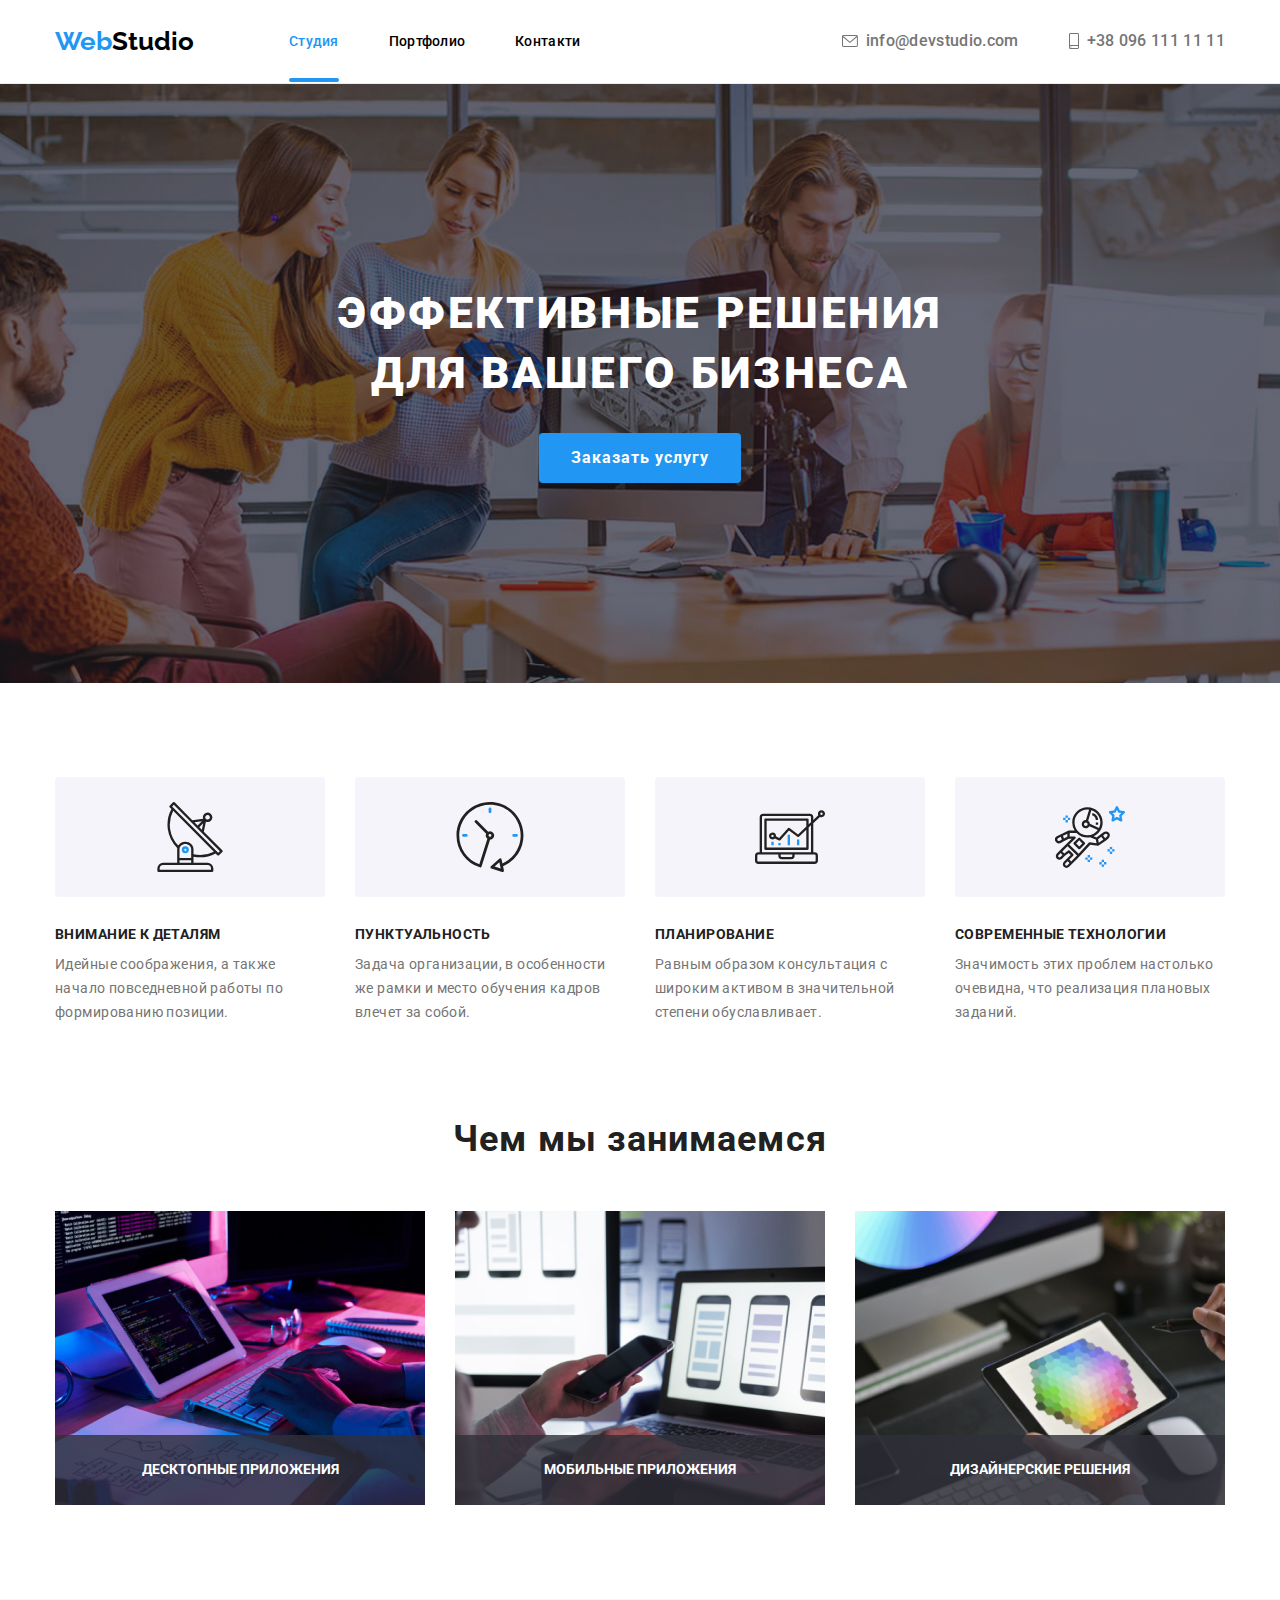
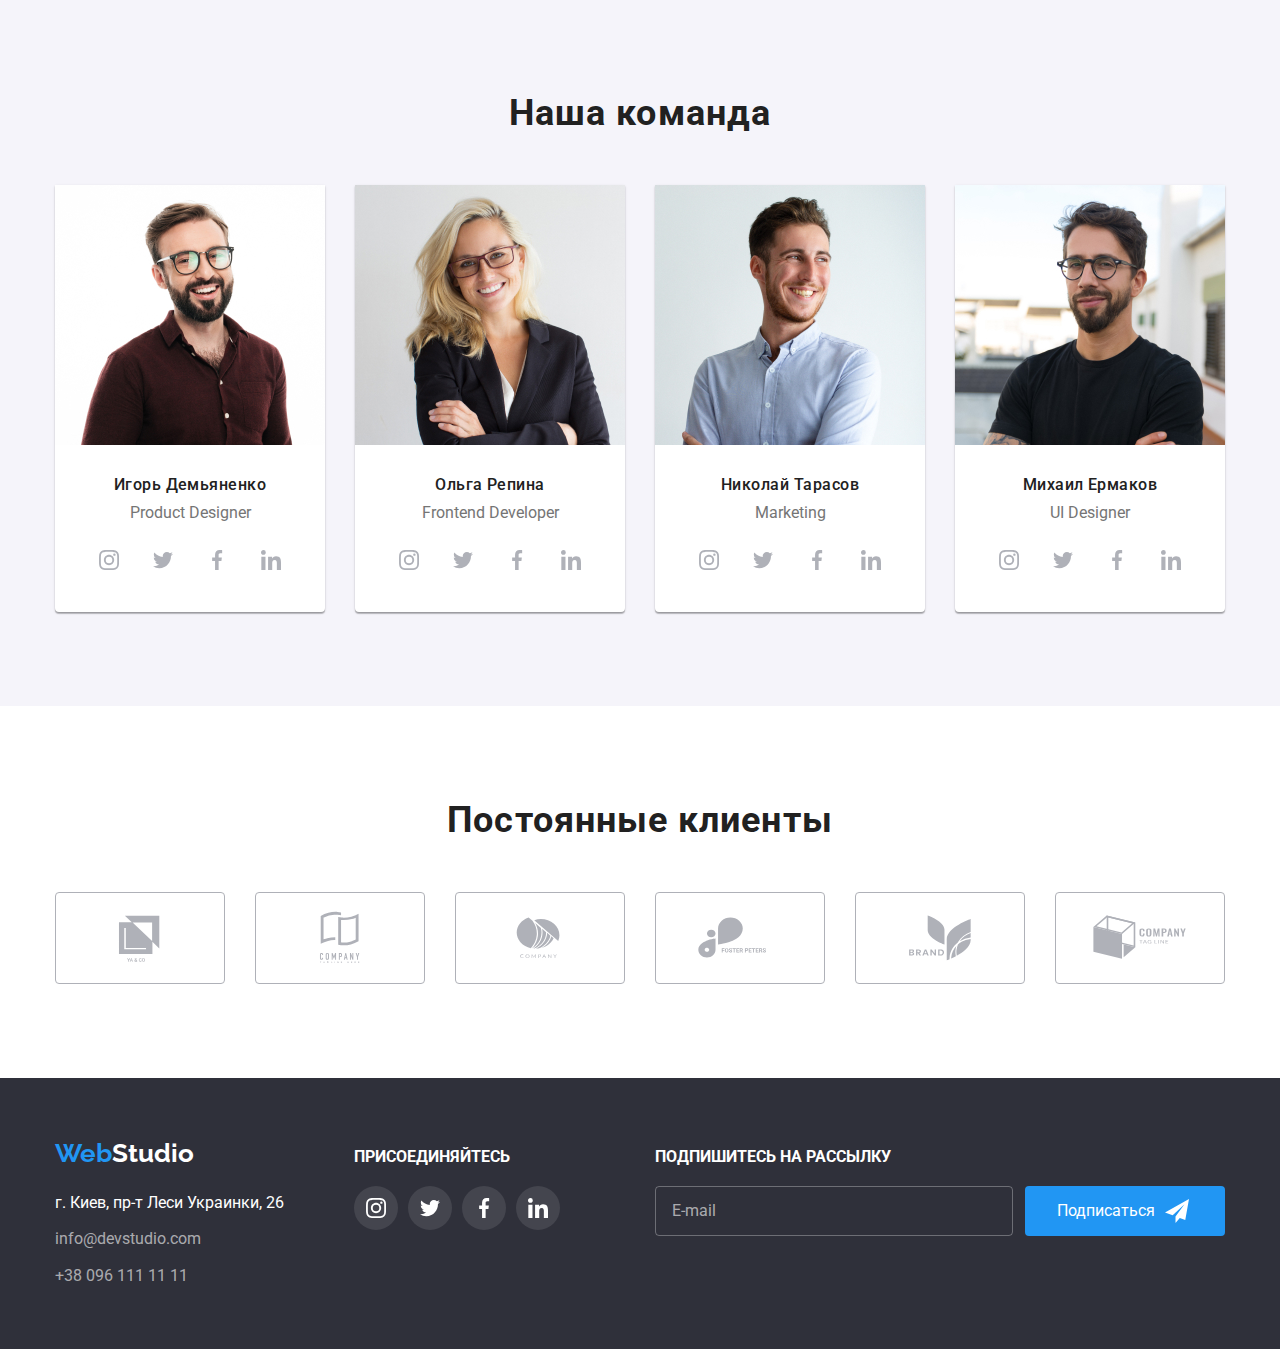
<file: index.html>
<!DOCTYPE html>
<html lang="ru">

<head>
    <meta charset="UTF-8">
    <meta http-equiv="X-UA-Compatible" content="IE=edge">
    <meta name="viewport" content="width=device-width, initial-scale=1.0">


    <link rel="preconnect" href="https://fonts.googleapis.com">
    <link rel="preconnect" href="https://fonts.gstatic.com" crossorigin>
    <link rel="preconnect" href="https://fonts.googleapis.com">
    <link rel="preconnect" href="https://fonts.gstatic.com" crossorigin>
    <link
        href="https://fonts.googleapis.com/css2?family=Raleway:wght@700&family=Roboto:wght@400;500;700;900&display=swap"
        rel="stylesheet">
    <link rel="preconnect" href="https://fonts.gstatic.com">
    <link rel="stylesheet"
        href="https://cdnjs.cloudflare.com/ajax/libs/modern-normalize/1.0.0/modern-normalize.min.css" />
    <link rel="stylesheet" href="./css/main.min.css">
    <title>HW8</title>
</head>


<body>
    <!--хедер-->
    <header class="page-header">
        <div class="container page-header__container">
            <a class="logo" href="/index.html"><span class="logo__accent">Web</span>Studio</a>
            <button type="button" class="menu-button" aria-expanded="false" aria-controls="menu-container"
                data-menu-button>
                <svg width="40px" height="40px" aria-label="Переключатель мобильного меню">
                    <use class="icon-menu" href="./images/icons/symbol-defs.svg#icon-menu">
                    </use>
                    <use class="icon-cross" href="./images/icons/symbol-defs.svg#icon-close">
                    </use>
                </svg>
            </button>
            <div class="menu-container" id="menu-container" data-menu>
                <nav class="site-nav">
                    <ul class="site-nav__list">
                        <li class="site-nav__item"><a class="site-nav__link site-nav__link--current"
                                href="./index.html">Студия</a></li>
                        <li class="site-nav__item"><a class="site-nav__link" href="./portfolio.html">Портфолио</a></li>
                        <li class="site-nav__item"><a class="site-nav__link" href="">Контакти</a></li>
                    </ul>
                </nav>
                <ul class="contacts">
                    <li class="contacts__item">
                        <a class="contacts__link contacts__link--accent" href="tel:+380961111111">
                            <svg class="contacts__icon contacts__icon--thin">
                                <use href="./images/icons/symbol-defs.svg#icon-smartphone-1"></use>
                            </svg>
                            +38&nbsp;096&nbsp;111&nbsp;11&nbsp;11
                        </a>
                    </li>
                    <li class="contacts__item">
                        <a class="contacts__link" href="mailto:info@devstudio.com">
                            <svg class="contacts__icon contacts__icon--wide">
                                <use href="./images/icons/symbol-defs.svg#icon-envelope"></use>
                            </svg>
                            info@devstudio.com
                        </a>
                    </li>
                </ul>
                <ul class="menu-social">
                    <li class="menu-social__item">
                        <a class="menu-social__link" href="">Instagram</a>
                    </li>
                    <li class="menu-social__item">
                        <a class="menu-social__link" href="">Twitter</a>
                    </li>
                    <li class="menu-social__item">
                        <a class="menu-social__link" href="">Facebook</a>
                    </li>
                    <li class="menu-social__item">
                        <a class="menu-social__link" href="">LinkedIn</a>
                    </li>
                </ul>
            </div>
        </div>
    </header>
    <!--MAIN-->
    <main>




        <!-- hero section-->




        <section class="hero">
            <div class="container hero__container">

                <h1 class="hero__title">Эффективные решения для вашего бизнеса</h1>
                <button type="button" class="btn hero__btn" data-modal-open>Заказать услугу</button>
            </div>
        </section>
        <!---section2 -->
        <section class="section">
            <div class="container">
                <h2 class="section__title visually-hidden">Наши сильные стороны</h2>
                <ul class="about">
                    <li class="about__item">
                        <div class="about__wrap">
                            <svg class="about__icon">
                                <use href="./images/icons/symbol-defs.svg#icon-antenna" width="70px" height="70px">
                                </use>
                            </svg>
                        </div>

                        <h3 class="about__title">Внимание к деталям</h3>
                        <p class="about__text">Идейные соображения, а также начало повседневной работы по
                            формированию позиции.
                        </p>
                    </li>
                    <li class="about__item ">
                        <div class="about__wrap">
                            <svg class="about__icon">
                                <use href="./images/icons/symbol-defs.svg#icon-clock" width="70px" height="70px">
                                </use>
                            </svg>
                        </div>
                        <h3 class="about__title">Пунктуальность</h3>
                        <p class="about__text">Задача организации, в особенности же рамки и место обучения кадров
                            влечет за
                            собой.</p>
                    </li>

                    <li class="about__item ">
                        <div class="about__wrap">
                            <svg class="about__icon">
                                <use href="./images/icons/symbol-defs.svg#icon-diagram" width="70px" height="70px">
                                </use>
                            </svg>
                        </div>
                        <h3 class="about__title">Планирование</h3>
                        <p class="about__text">Равным образом консультация с широким активом в значительной степени
                            обуславливает.</p>
                    </li>

                    <li class="about__item ">
                        <div class="about__wrap">
                            <svg class="about__icon">
                                <use href="./images/icons/symbol-defs.svg#icon-astronaut" width="70px" height="70px">
                                </use>
                            </svg>
                        </div>
                        <h3 class="about__title">Современные технологии</h3>
                        <p class="about__text">Значимость этих проблем настолько очевидна, что реализация плановых
                            заданий.</p>
                    </li>

                </ul>
            </div>
        </section>




        <!--section3-->





        <section class="section section--nopadingtop">
            <div class="container">
                <h2 class="section__title">Чем мы занимаемся</h2>
                <ul class="work">
                    <li class="work__item">
                        <div class="work__overflow">
                            <picture>
                                <source srcset="./images/work/work-desk1.jpg 1x, ./images/work/work-desk1@2x.jpg 2x"
                                    media="(min-width: 1200px)" />
                                <img class="card-list__img" src="./images/work/work-desk1.jpg"
                                    alt="человек верстает код">
                            </picture>
                            <!-- <img src="./images/box1.jpg" width="370" alt="человек верстает код"> -->
                            <p class="work__text">десктопные приложения</p>

                        </div>

                    </li>

                    <li class="work__item">
                        <div class="work__overflow">
                            <picture>
                                <source srcset="./images/work/work-desk2.jpg 1x, ./images/work/work-desk2@2x.jpg 2x"
                                    media="(min-width: 1200px)" />
                                <img class="card-list__img" src="./images/work/work-desk2.jpg"
                                    alt="мобильные приложения">
                            </picture>
                            <p class="work__text">мобильные приложения</p>
                        </div>


                    </li>

                    <li class="work__item ">
                        <div class="work__overflow">
                            <picture>
                                <source srcset="./images/work/work-desk3.jpg 1x, ./images/work/work-desk3@2x.jpg 2x"
                                    media="(min-width: 1200px)" />
                                <img class="card-list__img" src="./images/work/work-desk3.jpg" alt="палитра цветов">
                            </picture>
                            <p class="work__text">дизайнерские решения</p>
                        </div>
                    </li>
                </ul>
            </div>
        </section>
        <!--section4-->
        <section class="section section--anotherbg">
            <div class="container">
                <h2 class="section__title">Наша команда</h2>
                <ul class="comand">
                    <li class="comand__item">
                        <picture>
                            <source srcset="./images/comand/com-desk1.jpg 1x, ./images/comand/com-desk1@2x.jpg 2x"
                                media="(min-width: 1200px)" />
                            <source srcset="./images/comand/com-tab1.jpg 1x, ./images/comand/com-tab1@2x.jpg 2x"
                                media="(min-width: 768px)" />
                            <source srcset="./images/comand/com-mob1.jpg 1x, ./images/comand/com-mob1@2x.jpg 2x" />
                            <img class="card-list__img" src="./images/comand/com-mob1.jpg" alt="фото Игоря Демьяненко">
                        </picture>
                        <!-- <img src="./images/img1.jpg" width="270" alt="фото Ольги Репиной"> -->
                        <div class="comand__card">
                            <h3 class="comand__title">Игорь Демьяненко</h3>
                            <p class="comand__text">Product Designer</p>
                            <ul class="social">
                                <li class="social__item">
                                    <a href="" class="social__link">
                                        <svg class="social__icon" width="20px" height="20px">
                                            <use href="./images/icons/symbol-defs.svg#icon-instagram"></use>
                                        </svg></a>
                                </li>
                                <li class="social__item">
                                    <a href="" class="social__link">
                                        <svg class="social__icon" width="20px" height="20px">
                                            <use href="./images/icons/symbol-defs.svg#icon-twitter"></use>
                                        </svg></a>
                                </li>
                                <li class="social__item">
                                    <a href="" class="social__link">
                                        <svg class="social__icon" width="20px" height="20px">
                                            <use href="./images/icons/symbol-defs.svg#icon-facebook"></use>
                                        </svg></a>
                                </li>
                                <li class="social__item">
                                    <a href="" class="social__link">
                                        <svg class="social__icon" width="20px" height="20px">
                                            <use href="./images/icons/symbol-defs.svg#icon-linkedin"></use>
                                        </svg></a>
                                </li>

                            </ul>

                        </div>
                    </li>

                    <li class="comand__item">
                        <picture>
                            <source srcset="./images/comand/com-desk2.jpg 1x, ./images/comand/com-desk2@2x.jpg 2x"
                                media="(min-width: 1200px)" />
                            <source srcset="./images/comand/com-tab2.jpg 1x, ./images/comand/com-tab2@2x.jpg 2x"
                                media="(min-width: 768px)" />
                            <source srcset="./images/comand/com-mob2.jpg 1x, ./images/comand/com-mob2@2x.jpg 2x" />
                            <img class="card-list__img" src="./images/comand/com-mob2.jpg" alt="фото Ольги Репиной">
                        </picture>
                        <!-- <img src="./images/img2.jpg" width="270" alt="фото Ольги Репиной"> -->
                        <div class="comand__card">
                            <h3 class=" comand__title">Ольга Репина</h3>
                            <p class=" comand__text">Frontend Developer</p>

                            <div class="soccontact">
                                <ul class="social">
                                    <li class="social__item">
                                        <a href="" class="social__link">
                                            <svg class="social__icon" width="20px" height="20px">
                                                <use href="./images/icons/symbol-defs.svg#icon-instagram"></use>
                                            </svg></a>
                                    </li>
                                    <li class="social__item">
                                        <a href="" class="social__link">
                                            <svg class="social__icon" width="20px" height="20px">
                                                <use href="./images/icons/symbol-defs.svg#icon-twitter"></use>
                                            </svg></a>
                                    </li>
                                    <li class="social__item">
                                        <a href="" class="social__link">
                                            <svg class="social__icon" width="20px" height="20px">
                                                <use href="./images/icons/symbol-defs.svg#icon-facebook"></use>
                                            </svg></a>
                                    </li>
                                    <li class="social__item">
                                        <a href="" class="social__link">
                                            <svg class="social__icon" width="20px" height="20px">
                                                <use href="./images/icons/symbol-defs.svg#icon-linkedin"></use>
                                            </svg></a>
                                    </li>

                                </ul>

                            </div>
                        </div>
                    </li>

                    <li class="comand__item item">
                        <picture>
                            <source srcset="./images/comand/com-desk3.jpg 1x, ./images/comand/com-desk3@2x.jpg 2x"
                                media="(min-width: 1200px)" />
                            <source srcset="./images/comand/com-tab3.jpg 1x, ./images/comand/com-tab3@2x.jpg 2x"
                                media="(min-width: 768px)" />
                            <source srcset="./images/comand/com-mob3.jpg 1x, ./images/comand/com-mob3@2x.jpg 2x" />
                            <img class="card-list__img" src="./images/comand/com-mob3.jpg" alt="фото Николая Тарасова">
                        </picture>


                        <div class="comand__card">
                            <h3 class=" comand__title">Николай Тарасов</h3>
                            <p class="comand__text">Marketing</p>

                            <div class="soccontact">
                                <ul class="social">
                                    <li class="social__item">
                                        <a href="" class="social__link">
                                            <svg class="social__icon" width="20px" height="20px">
                                                <use href="./images/icons/symbol-defs.svg#icon-instagram"></use>
                                            </svg></a>
                                    </li>
                                    <li class="social__item">
                                        <a href="" class="social__link">
                                            <svg class="social__icon" width="20px" height="20px">
                                                <use href="./images/icons/symbol-defs.svg#icon-twitter"></use>
                                            </svg></a>
                                    </li>
                                    <li class="social__item">
                                        <a href="" class="social__link">
                                            <svg class="social__icon" width="20px" height="20px">
                                                <use href="./images/icons/symbol-defs.svg#icon-facebook"></use>
                                            </svg></a>
                                    </li>
                                    <li class="social__item">
                                        <a href="" class="social__link">
                                            <svg class="social__icon" width="20px" height="20px">
                                                <use href="./images/icons/symbol-defs.svg#icon-linkedin"></use>
                                            </svg></a>
                                    </li>

                                </ul>

                            </div>
                        </div>
                    </li>

                    <li class="comand__item item">
                        <picture>
                            <source srcset="./images/comand/com-desk4.jpg 1x, ./images/comand/com-desk4@2x.jpg 2x"
                                media="(min-width: 1200px)" />
                            <source srcset="./images/comand/com-tab4.jpg 1x, ./images/comand/com-tab4@2x.jpg 2x"
                                media="(min-width: 768px)" />
                            <source srcset="./images/comand/com-mob4.jpg 1x, ./images/comand/com-mob4@2x.jpg 2x" />
                            <img class="card-list__img" src="./images/comand/com-mob4.jpg" alt="фото Михаила Ефремова">
                        </picture>


                        <div class="comand__card">
                            <h3 class="comand__title">Михаил Ермаков</h3>
                            <p class="comand__text">UI Designer</p>

                            <div class="soccontact">
                                <ul class="social">
                                    <li class="social__item">
                                        <a href="" class="social__link">
                                            <svg class="social__icon" width="20px" height="20px">
                                                <use href="./images/icons/symbol-defs.svg#icon-instagram"></use>
                                            </svg></a>
                                    </li>
                                    <li class="social__item">
                                        <a href="" class="social__link">
                                            <svg class="social__icon" width="20px" height="20px">
                                                <use href="./images/icons/symbol-defs.svg#icon-twitter"></use>
                                            </svg></a>
                                    </li>
                                    <li class="social__item">
                                        <a href="" class="social__link">
                                            <svg class="social__icon" width="20px" height="20px">
                                                <use href="./images/icons/symbol-defs.svg#icon-facebook"></use>
                                            </svg></a>
                                    </li>
                                    <li class="social__item">
                                        <a href="" class="social__link">
                                            <svg class="social__icon" width="20px" height="20px">
                                                <use href="./images/icons/symbol-defs.svg#icon-linkedin"></use>
                                            </svg></a>
                                    </li>

                                </ul>

                            </div>
                        </div>
                    </li>
                </ul>
            </div>
        </section>



        <!--/////////////////////section client///////////////////////////////////////////////////-->


        <section class="section">
            <div class="container">
                <h2 class="section__title">Постоянные клиенты</h2>


                <ul class="client">
                    <li class="client__item">
                        <a href="" class="client__link">
                            <svg class="client__icon">
                                <use href="./images/icons/symbol-defs.svg#icon-Logo"></use>
                            </svg>
                        </a>

                    </li>
                    <li class="client__item">

                        <a href="" class="client__link">
                            <svg class="client__icon" width="41px" height="48px">
                                <use href="./images/icons/symbol-defs.svg#icon-Logo-1"></use>
                            </svg>
                        </a>

                    </li>
                    <li class="client__item">

                        <a href="" class="client__link">

                            <svg class="client__icon" width="41px" height="48px">
                                <use href="./images/icons/symbol-defs.svg#icon-Logo-2"></use>
                            </svg>

                        </a>

                    </li>
                    <li class="client__item">

                        <a href="" class="client__link">

                            <svg class="client__icon" width="41px" height="48px">
                                <use href="./images/icons/symbol-defs.svg#icon-Logo-3"></use>
                            </svg>

                        </a>

                    </li>
                    <li class="client__item">

                        <a href="" class="client__link">

                            <svg class="client__icon" width="41px" height="48px">
                                <use href="./images/icons/symbol-defs.svg#icon-Logo-4"></use>
                            </svg>

                        </a>

                    </li>
                    <li class="client__item">

                        <a href="" class="client__link">

                            <svg class="client__icon" width="41px" height="48px">
                                <use href="./images/icons/symbol-defs.svg#icon-Logo-5"></use>
                            </svg>

                        </a>

                    </li>
                </ul>
            </div>

        </section>
    </main>


    <!-- Footer -->


    <footer class="page-footer">
        <div class="container page-footer__container">
            <div class="page-footer__wrapper">
                <div class="address-box">
                    <a class="logo logo--inverse" href="/index.html"><span class="logo__accent">Web</span>Studio</a>
                    <address>
                        <ul class="address-list">
                            <li class="address-list__item"><a class="address-list__link address-list__link--white"
                                    href="https://goo.gl/maps/EmyLXJzECyn6TELp9" target="blank">г. Киев, пр-т
                                    Леси Украинки,
                                    26</a></li>
                            <li class="address-list__item"><a class="address-list__link"
                                    href="mailto:info@devstudio.com">info@devstudio.com</a></li>
                            <li class="address-list__item"><a class="address-list__link" href="tel:+380961111111">+38
                                    096
                                    111 11 11</a>
                            </li>
                        </ul>
                    </address>
                </div>

                <div class="join-box">
                    <p class="join-box__text">присоединяйтесь</p>
                    <ul class="social">
                        <li class="social__item">
                            <a href="" class="social__link social__link--anotherbg">
                                <svg class="social__icon--white" width="20px" height="20px">
                                    <use href="./images/icons/symbol-defs.svg#icon-instagram"></use>
                                </svg></a>
                        </li>
                        <li class="social__item">
                            <a href="" class="social__link social__link--anotherbg">
                                <svg class="social__icon social__icon--white" width="20px" height="20px">
                                    <use href="./images/icons/symbol-defs.svg#icon-twitter"></use>
                                </svg></a>
                        </li>
                        <li class="social__item">
                            <a href="" class="social__link social__link--anotherbg">
                                <svg class="social__icon social__icon--white" width="20px" height="20px">
                                    <use href="./images/icons/symbol-defs.svg#icon-facebook"></use>
                                </svg></a>
                        </li>
                        <li class="social__item">
                            <a href="" class="social__link social__link--anotherbg">
                                <svg class="social__icon social__icon--white" width="20px" height="20px">
                                    <use href="./images/icons/symbol-defs.svg#icon-linkedin"></use>
                                </svg></a>
                        </li>

                    </ul>
                </div>
            </div>
            <div class="subscribe-box">
                <strong class="subscribe-box__text">Подпишитесь на рассылку</strong>
                <div class="subscribe-row">
                    <form class="subscribe-form">
                        <label class="subscribe-form__label">
                            <input class="subscribe-form__input" type="email" name="mail" placeholder="E-mail">
                        </label>
                    </form>
                    <button class="btn button--flex" type="button">
                        Подписаться
                        <svg class="button__icon" width="24px" height="24px">
                            <use href="./images/icons/symbol-defs.svg#icon-send"></use>
                        </svg>
                    </button>
                </div>
            </div>
        </div>
    </footer>






    <!--backdrop section-->

    <div class="backdrop is-hidden" data-modal>
        <div class="modal ">
            <p class="modal-title">Оставьте свои данные, мы вам перезвоним</p>
            <button type="button" class="modal-close" data-modal-close> <svg class="modal-but-close" width="30px"
                    height="30px">
                    <use href="./images/icons/symbol-defs.svg#icon-close-black"></use>
                </svg>
            </button>
            <form class="modal-form">
                <div class="form-field">
                    <label class="modal-input-name" for="user-name">Имя</label>
                    <div class="input-wrap">
                        <input type="text" placeholder="" class="modal-input" name="user-name" required id="user-name">
                        <svg class="icon-name" width="18" height="18">
                            <use href="./images/icons/symbol-defs.svg#icon-person"></use>
                        </svg>

                    </div>

                </div>
                <div class="form-field">
                    <label class="modal-input-name" for="user-tel">Телефон</label>
                    <div class="input-wrap">
                        <input type="tel" placeholder="" class="modal-input" name="user-tel" required id="user-tel">
                        <svg class="icon-name" width="18" height="18">
                            <use href="./images/icons/symbol-defs.svg#icon-phone"></use>
                        </svg>
                    </div>

                </div>

                <div class="form-field">
                    <label class="modal-input-name" for="user-email">Почта</label>
                    <div class="input-wrap">
                        <input type="email" placeholder="" class="modal-input" name="user-email" required
                            id="user-email">
                        <svg class="icon-name" width="18" height="18">
                            <use href="./images/icons/symbol-defs.svg#icon-email"></use>
                        </svg>
                    </div>

                </div>

                <div class="form-field textarea">
                    <label class="modal-input-name comment" for="user-comment">Комментарий</label>
                    <textarea name="user-comment" placeholder="Введите текст" class="modal-comment"
                        id="user-comment"></textarea>
                </div>
                <div class="form-field check">


                    <input type="checkbox" class="modal-check visually-hidden" name="user-privacy" id="modal-check">
                    <label for="modal-check" class="privacy-check-label">Соглашаюсь с рассылкой и принимаю
                        <a href="#" class="privacy-link">Условия договора</a>
                    </label>


                </div>
                <button type="submit" class="button-submit-privacy">Оправить</button>



            </form>

        </div>





    </div>

    <script src="./js/menu.js"></script>
    <script src="./js/modal.js"></script>
</body>

</html>
</file>
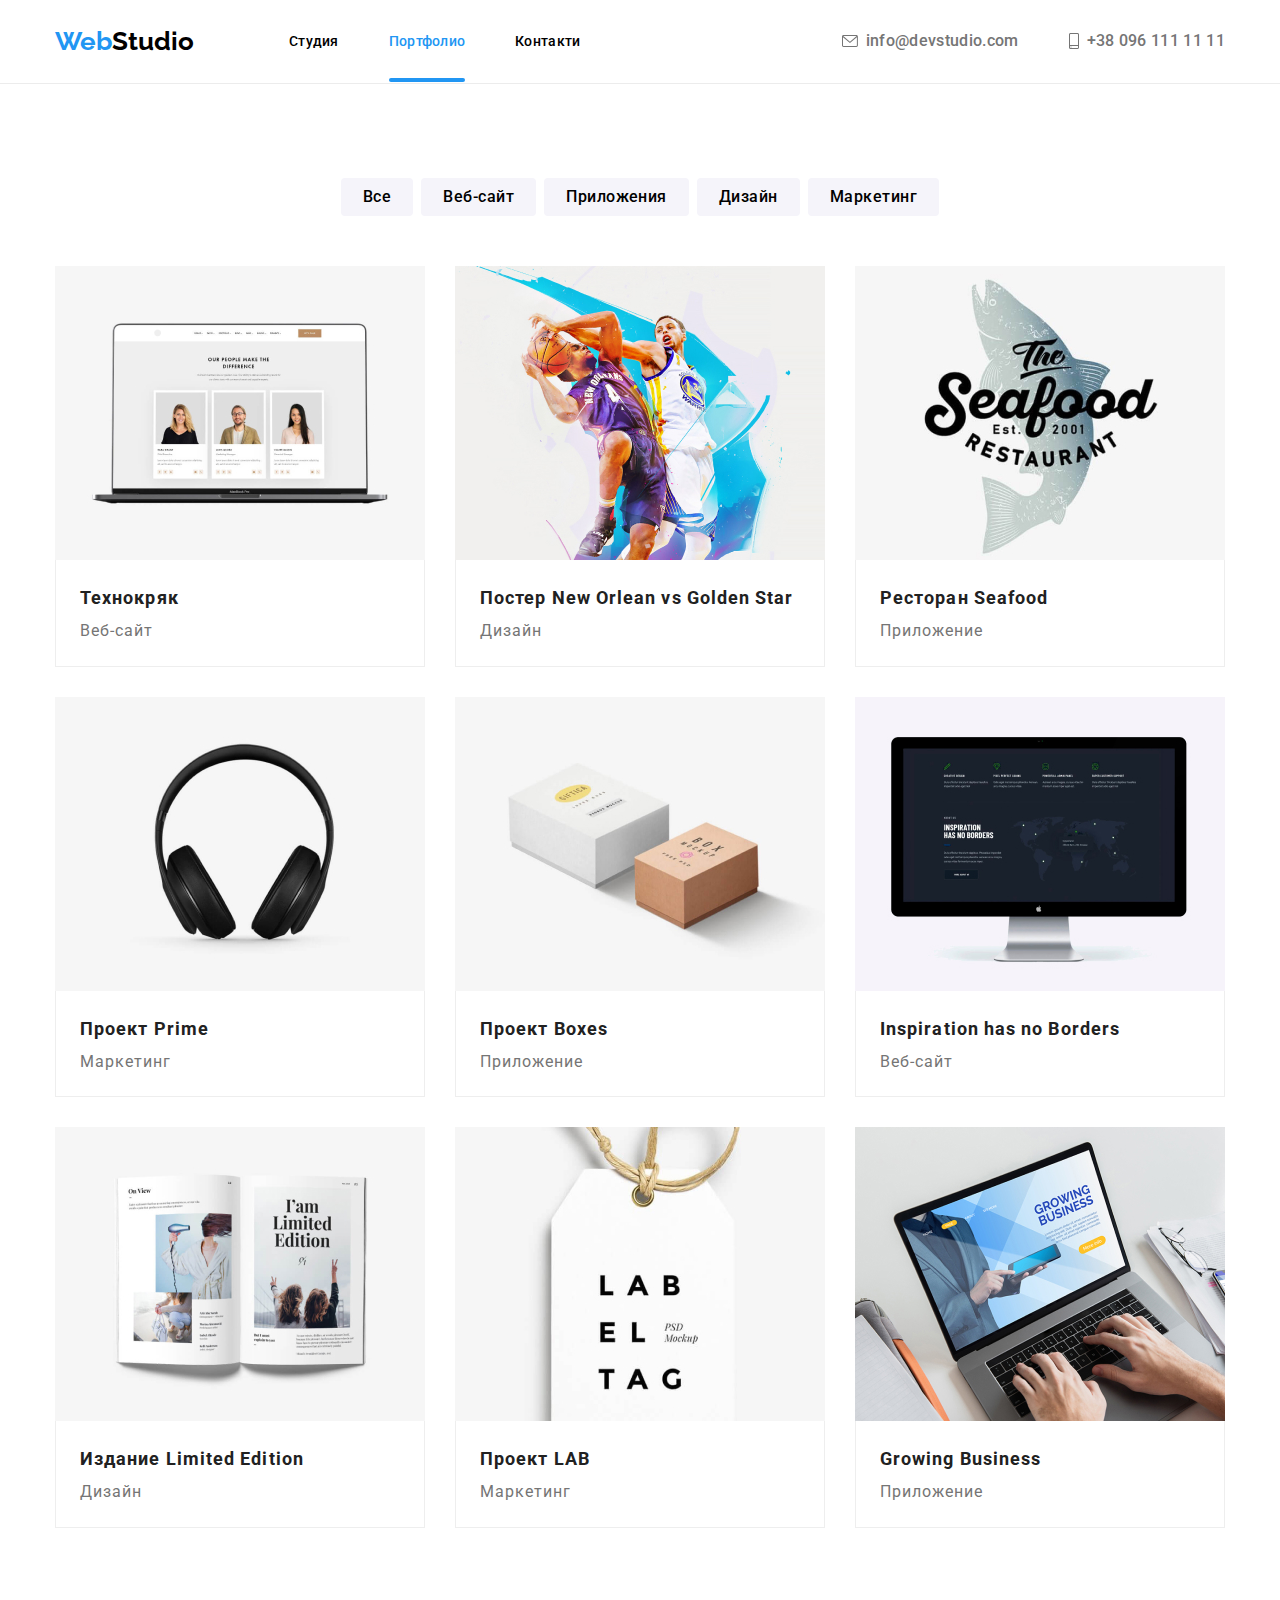
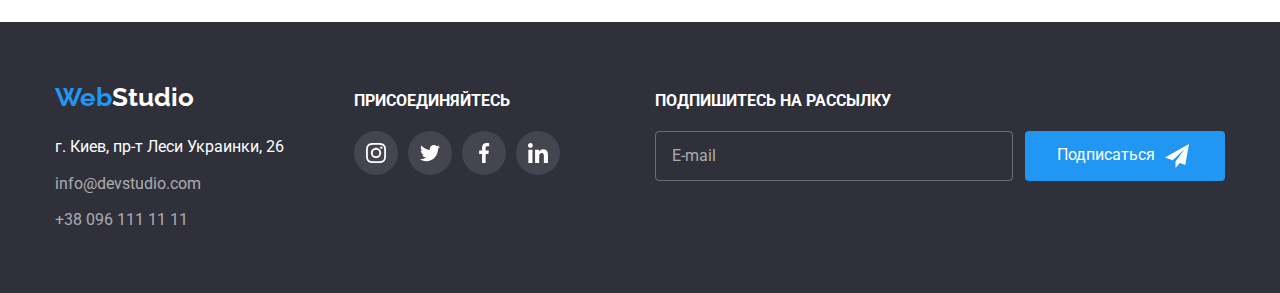
<file: portfolio.html>
<!DOCTYPE html>
<html lang="ru">

<head>
    <meta charset="UTF-8">
    <meta http-equiv="X-UA-Compatible" content="IE=edge">
    <meta name="viewport" content="width=device-width, initial-scale=1.0">


    <link rel="preconnect" href="https://fonts.googleapis.com">
    <link rel="preconnect" href="https://fonts.gstatic.com" crossorigin>
    <link rel="preconnect" href="https://fonts.googleapis.com">
    <link rel="preconnect" href="https://fonts.gstatic.com" crossorigin>
    <link
        href="https://fonts.googleapis.com/css2?family=Raleway:wght@700&family=Roboto:wght@400;500;700;900&display=swap"
        rel="stylesheet">
    <link rel="preconnect" href="https://fonts.gstatic.com">
    <link rel="stylesheet"
        href="https://cdnjs.cloudflare.com/ajax/libs/modern-normalize/1.0.0/modern-normalize.min.css" />
    <link rel="stylesheet" href="./css/main.min.css">
    <title>portfolio</title>
</head>

<body>
    <!--хедер-->
    <header class="page-header">
        <div class="container page-header__container">
            <a class="logo" href="/index.html"><span class="logo__accent">Web</span>Studio</a>
            <button type="button" class="menu-button" aria-expanded="false" aria-controls="menu-container"
                data-menu-button>
                <svg width="40px" height="40px" aria-label="Переключатель мобильного меню">
                    <use class="icon-menu" href="./images/icons/symbol-defs.svg#icon-menu">
                    </use>
                    <use class="icon-cross" href="./images/icons/symbol-defs.svg#icon-close">
                    </use>
                </svg>
            </button>
            <div class="menu-container" id="menu-container" data-menu>
                <nav class="site-nav">
                    <ul class="site-nav__list">
                        <li class="site-nav__item"><a class="site-nav__link " href="./index.html">Студия</a></li>
                        <li class="site-nav__item"><a class="site-nav__link site-nav__link--current"
                                href="./portfolio.html">Портфолио</a>
                        </li>
                        <li class="site-nav__item"><a class="site-nav__link" href="">Контакти</a></li>
                    </ul>
                </nav>
                <ul class="contacts">
                    <li class="contacts__item">
                        <a class="contacts__link contacts__link--accent" href="tel:+380961111111">
                            <svg class="contacts__icon contacts__icon--thin">
                                <use href="./images/icons/symbol-defs.svg#icon-smartphone-1"></use>
                            </svg>
                            +38&nbsp;096&nbsp;111&nbsp;11&nbsp;11
                        </a>
                    </li>
                    <li class="contacts__item">
                        <a class="contacts__link" href="mailto:info@devstudio.com">
                            <svg class="contacts__icon contacts__icon--wide">
                                <use href="./images/icons/symbol-defs.svg#icon-envelope"></use>
                            </svg>
                            info@devstudio.com
                        </a>
                    </li>
                </ul>
                <ul class="menu-social">
                    <li class="menu-social__item">
                        <a class="menu-social__link" href="">Instagram</a>
                    </li>
                    <li class="menu-social__item">
                        <a class="menu-social__link" href="">Twitter</a>
                    </li>
                    <li class="menu-social__item">
                        <a class="menu-social__link" href="">Facebook</a>
                    </li>
                    <li class="menu-social__item">
                        <a class="menu-social__link" href="">LinkedIn</a>
                    </li>
                </ul>
            </div>
        </div>
    </header>
    <!--MAIN-->
    <main>

        <section class="section">
            <div class="container">
                <h1 class="portfolio-title visually-hidden">Наши проекты</h1>

                <ul class="choise-list">
                    <li class="choise-list__item"><button type="button" class="choise-list__btntext">Все</button>
                    </li>
                    <li class="choise-list__item"><button type="button" class="choise-list__btntext">Веб-сайт</button>
                    </li>
                    <li class="choise-list__item"><button type="button" class="choise-list__btntext">Приложения</button>
                    </li>
                    <li class="choise-list__item"><button type="button" class="choise-list__btntext">Дизайн</button>
                    </li>
                    <li class="choise-list__item"><button type="button" class="choise-list__btntext">Маркетинг</button>
                    </li>
                </ul>
                <ul class="card-list">
                    <li class="card-list__item">
                        <a class="card-list__link" href="">
                            <div class="card-list__thumb">
                                <picture>
                                    <source
                                        srcset="./images/portf/portf-desktop-pr1.jpg 1x, ./images/portf/portf-desktop-pr1@2x.jpg 2x"
                                        media="(min-width: 1200px)" />
                                    <source
                                        srcset="./images/portf/portf-tablet-p1.jpg 1x, ./images/portf/portf-tablet-p1@2x.jpg 2x"
                                        media="(min-width: 768px)" />
                                    <source
                                        srcset="./images/portf/portf-mobile-p1.jpg 1x, ./images/portf/portf-mobile-p1@2x.jpg 2x"
                                        media="(max-width: 767px)" />
                                    <img class=" card-list__img" src="./images/portf/portf-mobile-p1.jpg" alt=" Сайт
                                        на экране ноутбука">
                                </picture>
                                <div class="card-list__overlay">
                                    <p>Ресурс предлагает комплексные предложения с разным уровнем функционала и
                                        сервисов. Все это позволит
                                        посетителю получить
                                        исчерпывающие сведения о компании или частном лице.</p>
                                </div>
                            </div>
                            <div class="card-prodlist">
                                <h2 class="card-prodlist__title">Технокряк</h2>
                                <p class="card-prodlist__text">Веб-сайт</p>
                            </div>
                        </a>
                    </li>
                    <li class="card-list__item">
                        <a class="card-list__link" href="">
                            <div class="card-list__thumb">
                                <picture>
                                    <source
                                        srcset="./images/portf/portf-desktop-pr2.jpg 1x, ./images/portf/portf-desktop-pr2@2x.jpg 2x"
                                        media="(min-width: 1200px)" />
                                    <source
                                        srcset="./images/portf/portf-tablet-p2.jpg 1x, ./images/portf/portf-tablet-p2@2x.jpg 2x"
                                        media="(min-width: 768px)" />
                                    <source
                                        srcset="./images/portf/portf-mobile-p2.jpg 1x, ./images/portf/portf-mobile-p2@2x.jpg 2x"
                                        media="(max-width: 767px)" />
                                    <img class=" card-list__img" src="./images/portf/portf-mobile-p2.jpg"
                                        alt="Постер баскетбола">
                                </picture>
                                <div class="card-list__overlay">
                                    <p>Ресурс предлагает комплексные предложения с разным уровнем функционала и
                                        сервисов. Все это позволит
                                        посетителю получить
                                        исчерпывающие сведения о компании или частном лице.</p>
                                </div>
                            </div>
                            <div class="card-prodlist">
                                <h2 class="card-prodlist__title">Постер New Orlean vs Golden Star</h2>
                                <p class="card-prodlist__text">Дизайн</p>
                            </div>
                        </a>
                    </li>
                    <li class="card-list__item">
                        <a class="card-list__link" href="">
                            <div class="card-list__thumb">
                                <picture>
                                    <source
                                        srcset="./images/portf/portf-desktop-pr3.jpg 1x, ./images/portf/portf-desktop-pr3@2x.jpg 2x"
                                        media="(min-width: 1200px)" />
                                    <source
                                        srcset="./images/portf/portf-tablet-p3.jpg 1x, ./images/portf/portf-tablet-p3@2x.jpg 2x"
                                        media="(min-width: 768px)" />
                                    <source
                                        srcset="./images/portf/portf-mobile-p3.jpg 1x, ./images/portf/portf-mobile-p3@2x.jpg 2x"
                                        media="(max-width: 767px) " />
                                    <img class=" card-list__img" src="./images/portf/portf-mobile-p3.jpg"
                                        alt="Логотип ресторана">
                                </picture>
                                <div class="card-list__overlay">
                                    <p>Ресурс предлагает комплексные предложения с разным уровнем функционала и
                                        сервисов. Все это позволит
                                        посетителю получить
                                        исчерпывающие сведения о компании или частном лице.</p>
                                </div>
                            </div>
                            <div class="card-prodlist">
                                <h2 class="card-prodlist__title">Ресторан Seafood</h2>
                                <p class="card-prodlist__text">Приложение</p>
                            </div>
                        </a>
                    </li>
                    <li class="card-list__item">
                        <a class="card-list__link" href="">
                            <div class="card-list__thumb">
                                <picture>
                                    <source
                                        srcset="./images/portf/portf-desktop-pr4.jpg 1x, ./images/portf/portf-desktop-pr4@2x.jpg 2x"
                                        media="(min-width: 1200px)" />
                                    <source
                                        srcset="./images/portf/portf-tablet-p4.jpg 1x, ./images/portf/portf-tablet-p4@2x.jpg 2x"
                                        media="(min-width: 768px)" />
                                    <source
                                        srcset="./images/portf/portf-mobile-p4.jpg 1x, ./images/portf/portf-mobile-p4@2x.jpg 2x"
                                        media="(max-width: 767px)" />
                                    <img class=" card-list__img" src="./images/portf/portf-mobile-p4.jpg"
                                        alt="Наушники">
                                </picture>
                                <div class="card-list__overlay">
                                    <p>Ресурс предлагает комплексные предложения с разным уровнем функционала и
                                        сервисов. Все это позволит
                                        посетителю получить
                                        исчерпывающие сведения о компании или частном лице.</p>
                                </div>
                            </div>
                            <div class="card-prodlist">
                                <h2 class="card-prodlist__title">Проект Prime</h2>
                                <p class="card-prodlist__text">Маркетинг</p>
                            </div>
                        </a>
                    </li>
                    <li class="card-list__item">
                        <a class="card-list__link" href="">
                            <div class="card-list__thumb">
                                <picture>
                                    <source
                                        srcset="./images/portf/portf-desktop-pr5.jpg 1x, ./images/portf/portf-desktop-pr5@2x.jpg 2x"
                                        media="(min-width: 1200px)" />
                                    <source
                                        srcset="./images/portf/portf-tablet-p5.jpg 1x, ./images/portf/portf-tablet-p5@2x.jpg 2x"
                                        media="(min-width: 768px)" />
                                    <source
                                        srcset="./images/portf/portf-mobile-p5.jpg 1x, ./images/portf/portf-mobile-p5@2x.jpg 2x"
                                        media="(max-width: 767px)" />
                                    <img class=" card-list__img" src="./images/portf/portf-mobile-p5.jpg" alt="Коробки">
                                </picture>
                                <div class="card-list__overlay">
                                    <p>Ресурс предлагает комплексные предложения с разным уровнем функционала и
                                        сервисов. Все это позволит
                                        посетителю получить
                                        исчерпывающие сведения о компании или частном лице.</p>
                                </div>
                            </div>
                            <div class="card-prodlist">
                                <h2 class="card-prodlist__title">Проект Boxes</h2>
                                <p class="card-prodlist__text">Приложение</p>
                            </div>
                        </a>
                    </li>
                    <li class="card-list__item">
                        <a class="card-list__link" href="">
                            <div class="card-list__thumb">
                                <picture>
                                    <source
                                        srcset="./images/portf/portf-desktop-pr6.jpg 1x, ./images/portf/portf-desktop-pr6@2x.jpg 2x"
                                        media="(min-width: 1200px)" />
                                    <source
                                        srcset="./images/portf/portf-tablet-p6.jpg 1x, ./images/portf/portf-tablet-p6@2x.jpg 2x"
                                        media="(min-width: 768px)" />
                                    <source
                                        srcset="./images/portf/portf-mobile-p6.jpg 1x, ./images/portf/portf-mobile-p6@2x.jpg 2x"
                                        media="(max-width: 767px)" />
                                    <img class=" card-list__img" src="./images/portf/portf-mobile-p6.jpg"
                                        alt="Сайт на экране imac">
                                </picture>
                                <div class="card-list__overlay">
                                    <p>Ресурс предлагает комплексные предложения с разным уровнем функционала и
                                        сервисов. Все это позволит
                                        посетителю получить
                                        исчерпывающие сведения о компании или частном лице.</p>
                                </div>
                            </div>
                            <div class="card-prodlist">
                                <h2 class="card-prodlist__title">Inspiration has no Borders</h2>
                                <p class="card-prodlist__text">Веб-сайт</p>
                            </div>
                        </a>
                    </li>
                    <li class="card-list__item">
                        <a class="card-list__link" href="">
                            <div class="card-list__thumb">
                                <picture>
                                    <source
                                        srcset="./images/portf/portf-desktop-pr7.jpg 1x, ./images/portf/portf-desktop-pr7@2x.jpg 2x"
                                        media="(min-width: 1200px)" />
                                    <source
                                        srcset="./images/portf/portf-tablet-p7.jpg 1x, ./images/portf/portf-tablet-p7@2x.jpg 2x"
                                        media="(min-width: 768px)" />
                                    <source
                                        srcset="./images/portf/portf-mobile-p7.jpg 1x, ./images/portf/portf-mobile-p7@2x.jpg 2x"
                                        media="(max-width: 767px)" />
                                    <img class=" card-list__img" src="./images/portf/portf-mobile-p7.jpg"
                                        alt="Сайт на экране imac">
                                </picture>
                                <div class="card-list__overlay">
                                    <p>Ресурс предлагает комплексные предложения с разным уровнем функционала и
                                        сервисов. Все это позволит
                                        посетителю получить
                                        исчерпывающие сведения о компании или частном лице.</p>
                                </div>
                            </div>
                            <div class="card-prodlist">
                                <h2 class="card-prodlist__title">Издание Limited Edition</h2>
                                <p class="card-prodlist__text">Дизайн</p>
                            </div>
                        </a>
                    </li>
                    <li class="card-list__item">
                        <a class="card-list__link" href="">
                            <div class="card-list__thumb">
                                <picture>
                                    <source
                                        srcset="./images/portf/portf-desktop-pr8.jpg 1x, ./images/portf/portf-desktop-pr8@2x.jpg 2x"
                                        media="(min-width: 1200px)" />
                                    <source
                                        srcset="./images/portf/portf-tablet-p8.jpg 1x, ./images/portf/portf-tablet-p8@2x.jpg 2x"
                                        media="(min-width: 768px)" />
                                    <source
                                        srcset="./images/portf/portf-mobile-p8.jpg 1x, ./images/portf/portf-mobile-p8@2x.jpg 2x"
                                        media="(max-width: 767px)" />
                                    <img class=" card-list__img" src="./images/portf/portf-mobile-p8.jpg"
                                        alt="Сайт на экране imac">
                                </picture>
                                <div class="card-list__overlay">
                                    <p>Ресурс предлагает комплексные предложения с разным уровнем функционала и
                                        сервисов. Все это позволит
                                        посетителю получить
                                        исчерпывающие сведения о компании или частном лице.</p>
                                </div>
                            </div>
                            <div class="card-prodlist">
                                <h2 class="card-prodlist__title">Проект LAB</h2>
                                <p class="card-prodlist__text">Маркетинг</p>
                            </div>
                        </a>
                    </li>
                    <li class="card-list__item">
                        <a class="card-list__link" href="">
                            <div class="card-list__thumb">
                                <picture>
                                    <source
                                        srcset="./images/portf/portf-desktop-pr9.jpg 1x, ./images/portf/portf-desktop-pr9@2x.jpg 2x"
                                        media="(min-width: 1200px)" />
                                    <source
                                        srcset="./images/portf/portf-tablet-p9.jpg 1x, ./images/portf/portf-tablet-p9@2x.jpg 2x"
                                        media="(min-width: 768px)" />
                                    <source
                                        srcset="./images/portf/portf-mobile-p9.jpg 1x, ./images/portf/portf-mobile-p9@2x.jpg 2x"
                                        media="(max-width: 767px)" />
                                    <img class=" card-list__img" src="./images/portf/portf-mobile-p9.jpg" alt="Ноутбук">
                                </picture>
                                <div class="card-list__overlay">
                                    <p>Ресурс предлагает комплексные предложения с разным уровнем функционала и
                                        сервисов. Все это позволит
                                        посетителю получить
                                        исчерпывающие сведения о компании или частном лице.</p>
                                </div>
                            </div>
                            <div class="card-prodlist">
                                <h2 class="card-prodlist__title">Growing Business</h2>
                                <p class="card-prodlist__text">Приложение</p>
                            </div>
                        </a>
                    </li>
                </ul>
            </div>
        </section>
    </main>


    <footer class="page-footer">
        <div class="container page-footer__container">
            <div class="page-footer__wrapper">
                <div class="address-box">
                    <a class="logo logo--inverse" href="/index.html"><span class="logo__accent">Web</span>Studio</a>
                    <address>
                        <ul class="address-list">
                            <li class="address-list__item"><a class="address-list__link address-list__link--white"
                                    href="https://goo.gl/maps/EmyLXJzECyn6TELp9" target="blank">г. Киев, пр-т
                                    Леси Украинки,
                                    26</a></li>
                            <li class="address-list__item"><a class="address-list__link"
                                    href="mailto:info@devstudio.com">info@devstudio.com</a></li>
                            <li class="address-list__item"><a class="address-list__link" href="tel:+380961111111">+38
                                    096
                                    111 11 11</a>
                            </li>
                        </ul>
                    </address>
                </div>

                <div class="join-box">
                    <p class="join-box__text">присоединяйтесь</p>
                    <ul class="social">
                        <li class="social__item">
                            <a href="" class="social__link social__link--anotherbg">
                                <svg class="social__icon--white" width="20px" height="20px">
                                    <use href="./images/icons/symbol-defs.svg#icon-instagram"></use>
                                </svg></a>
                        </li>
                        <li class="social__item">
                            <a href="" class="social__link social__link--anotherbg">
                                <svg class="social__icon social__icon--white" width="20px" height="20px">
                                    <use href="./images/icons/symbol-defs.svg#icon-twitter"></use>
                                </svg></a>
                        </li>
                        <li class="social__item">
                            <a href="" class="social__link social__link--anotherbg">
                                <svg class="social__icon social__icon--white" width="20px" height="20px">
                                    <use href="./images/icons/symbol-defs.svg#icon-facebook"></use>
                                </svg></a>
                        </li>
                        <li class="social__item">
                            <a href="" class="social__link social__link--anotherbg">
                                <svg class="social__icon social__icon--white" width="20px" height="20px">
                                    <use href="./images/icons/symbol-defs.svg#icon-linkedin"></use>
                                </svg></a>
                        </li>

                    </ul>
                </div>
            </div>
            <div class="subscribe-box">
                <strong class="subscribe-box__text">Подпишитесь на рассылку</strong>
                <div class="subscribe-row">
                    <form class="subscribe-form">
                        <label class="subscribe-form__label">
                            <input class="subscribe-form__input" type="email" name="mail" placeholder="E-mail">
                        </label>
                    </form>
                    <button class="btn button--flex" type="button">
                        Подписаться
                        <svg class="button__icon" width="24px" height="24px">
                            <use href="./images/icons/symbol-defs.svg#icon-send"></use>
                        </svg>
                    </button>
                </div>
            </div>
        </div>
    </footer>



    <script src="./js/menu.js"></script>
</body>

</html>
</file>
<file: css/main.min.css>
html{-webkit-box-sizing:border-box;box-sizing:border-box}body{margin:0 auto;font-family:"Roboto",sans-serif;background-color:var(--first-bgc)}.section{padding:60px 0;text-align:center}@media screen and (min-width: 1200px){.section{padding:94px 0;text-align:center}}.section--nopadingtop{padding-top:0px}.section--anotherbg{background-color:var(--second-bgc)}p,h1,h2,h3,h4,h5,h6{margin-top:0;margin-bottom:0}ul,ol{margin:0;padding:0;list-style:none}a{text-decoration:none}img{height:auto;max-width:100%}:root{--first-header-color: #212121;--second-header-color: #757575;--title-color: #212121;--text-color: #757575;--hero-title-color: #FFFFFF;--btn-color: #2196F3;--btn-text-color: #ffffff;--btn-secondary-color: #212121;--accent-color: #2196F3;--btn-hover: #188CE8;--first-bgc: #ffffff;--second-bgc: #F5F4FA;--hero-bgc: #2F303A;--footer-bgc: #2F303A;--addres-color: rgba(255, 255, 255, 0.6);--svg-color: #AFB1B8;--modal-placeholder: #212121;--accent-color-hover: #188CE8}.visually-hidden{position:absolute;width:1px;height:1px;margin:-1px;border:0;padding:0;white-space:nowrap;-webkit-clip-path:inset(100%);clip-path:inset(100%);clip:rect(0 0 0 0);overflow:hidden}.logo{display:inline-block;margin-right:auto;padding:16px 0;font-family:Raleway,sans-serif;font-weight:700;font-size:24px;line-height:1.17;text-decoration:none;color:inherit}@media screen and (min-width: 768px){.logo{margin-right:88px;padding:26px 0}}@media screen and (min-width: 1200px){.logo{margin-right:95px;font-size:26px;line-height:1.19;padding:24px 0}}.logo__accent{color:#2196f3}.social{display:-webkit-box;display:-ms-flexbox;display:flex;-webkit-box-pack:center;-ms-flex-pack:center;justify-content:center}@media screen and (min-width: 320px)and (max-width: 479px){.social{width:100%;margin:0 auto}}.social__link{color:var(--svg-color);width:44px;height:44px;border-radius:50%;display:-webkit-box;display:-ms-flexbox;display:flex;-webkit-box-align:center;-ms-flex-align:center;align-items:center;-webkit-box-pack:center;-ms-flex-pack:center;justify-content:center;-webkit-transition:color 250ms cubic-bezier(0.4, 0, 0.2, 1),background-color 250ms cubic-bezier(0.4, 0, 0.2, 1);transition:color 250ms cubic-bezier(0.4, 0, 0.2, 1),background-color 250ms cubic-bezier(0.4, 0, 0.2, 1)}.social__link .social__icon--white{fill:var(--first-bgc)}.social__link:hover,.social__link:focus{background-color:var(--accent-color)}.social__link--anotherbg{color:var(--btn-text-color);background-color:rgba(255,255,255,.1)}.social__icon{width:20px;height:20px;fill:currentColor}.social__item+.social__item{margin-left:10px}.social__link:hover .social__icon,.social__link:focus .social__icon{fill:var(--btn-text-color)}.backdrop{position:fixed;top:0;width:100%;height:100%;background-color:rgba(85,85,85,.85);-webkit-transition:opacity 750ms,visibility 1300ms;transition:opacity 750ms,visibility 1300ms}.backdrop.is-hidden .modal{-webkit-transform:translateX(-500%) scale(2.9);transform:translateX(-500%) scale(2.9)}.modal{position:absolute;width:calc(100% - 15px);max-height:calc(100% - 15px);max-width:450px;overflow-y:scroll;border-radius:4px;background-color:var(--first-bgc);padding:40px;-webkit-box-shadow:0px 1px 3px rgba(0,0,0,.12),0px 1px 1px rgba(0,0,0,.14),0px 2px 1px rgba(0,0,0,.2);box-shadow:0px 1px 3px rgba(0,0,0,.12),0px 1px 1px rgba(0,0,0,.14),0px 2px 1px rgba(0,0,0,.2);top:50%;left:50%;-webkit-transform:translate(-50%, -50%);transform:translate(-50%, -50%);-webkit-transition:-webkit-transform 700ms;transition:-webkit-transform 700ms;transition:transform 700ms;transition:transform 700ms, -webkit-transform 700ms;z-index:5}@media screen and (min-width: 480px){.modal{width:480px}}@media screen and (min-width: 1200px){.modal{min-width:528px}}.modal-title{font-weight:700;font-size:20px;line-height:1.15;text-align:center;letter-spacing:.03em;color:var(--btn-secondary-color);margin-bottom:12px}.form-field{margin-bottom:10px}.form-field.check{margin-top:20px;margin-bottom:0}.modal-input{width:100%;height:40px;border:1px solid rgba(33,33,33,.2);border-radius:4px;background-color:rgba(0,0,0,0);padding:12px 11px 12px 40px}.modal-input-name{display:block;color:var(--text-color);margin-bottom:4px;font-weight:400;font-size:12px;line-height:1.17;letter-spacing:.01em;color:var(--text-color)}.modal-comment{display:block;width:100%;height:120px;padding:0;border:1px solid rgba(33,33,33,.2);border-radius:4px;padding:16px 12px}.modal-comment::-webkit-input-placeholder{font-size:12px;line-height:1.16;letter-spacing:.01em;color:rgba(117,117,117,.5)}.modal-comment::-moz-placeholder{font-size:12px;line-height:1.16;letter-spacing:.01em;color:rgba(117,117,117,.5)}.modal-comment:-ms-input-placeholder{font-size:12px;line-height:1.16;letter-spacing:.01em;color:rgba(117,117,117,.5)}.modal-comment::-ms-input-placeholder{font-size:12px;line-height:1.16;letter-spacing:.01em;color:rgba(117,117,117,.5)}.modal-comment::placeholder{font-size:12px;line-height:1.16;letter-spacing:.01em;color:rgba(117,117,117,.5)}.input-wrap{position:relative}.modal-input:hover,.modal-input:focus,.modal-comment:hover,.modal-comment:focus{border-color:var(--accent-color)}.icon-name{position:absolute;left:12px;top:50%;-webkit-transform:translateY(-50%);transform:translateY(-50%)}.modal-input:hover+.icon-name,.modal-input:focus+.icon-name{fill:var(--accent-color)}.privacy-check-label{font-weight:400;font-size:12px;line-height:1.16;letter-spacing:.03em}@media screen and (min-width: 1200px){.privacy-check-label{margin-left:0;margin-right:0;display:-webkit-box;display:-ms-flexbox;display:flex;-webkit-box-align:center;-ms-flex-align:center;align-items:center;-webkit-box-pack:center;-ms-flex-pack:center;justify-content:center;font-weight:400;font-size:14px;line-height:1.71;letter-spacing:.03em;color:var(--text-color)}}.privacy-check-label::before{background-image:url(../images/icons/check.svg);background-repeat:no-repeat;background-position:center;background-size:contain;content:"";display:inline-block;width:16px;height:15px;border:1px solid var(--text-color);border-radius:4px;margin-right:7px;cursor:pointer;-webkit-transition:background-color 250ms cubic-bezier(0.4, 0, 0.2, 1),-webkit-box-shadow 250ms cubic-bezier(0.4, 0, 0.2, 1);transition:background-color 250ms cubic-bezier(0.4, 0, 0.2, 1),-webkit-box-shadow 250ms cubic-bezier(0.4, 0, 0.2, 1);transition:box-shadow 250ms cubic-bezier(0.4, 0, 0.2, 1),background-color 250ms cubic-bezier(0.4, 0, 0.2, 1);transition:box-shadow 250ms cubic-bezier(0.4, 0, 0.2, 1),background-color 250ms cubic-bezier(0.4, 0, 0.2, 1),-webkit-box-shadow 250ms cubic-bezier(0.4, 0, 0.2, 1)}.modal-check:checked+.privacy-check-label::before{background-color:var(--accent-color);border:none}.privacy-link{font-weight:400;font-size:12px;line-height:1.16;letter-spacing:.03em}@media screen and (min-width: 1200px){.privacy-link{font-size:14px;line-height:1.71;letter-spacing:.03em;-webkit-text-decoration-line:underline;text-decoration-line:underline;color:var(--accent-color);-webkit-transition:color 250ms cubic-bezier(0.4, 0, 0.2, 1);transition:color 250ms cubic-bezier(0.4, 0, 0.2, 1)}}.privacy-link:hover,.privacy-link:focus{color:var(--accent-color-hover)}.button-submit-privacy{display:block;border:0px;min-width:200px;min-height:50px;border-radius:4px;padding:10px 32px;background-color:var(--btn-color);color:var(--btn-text-color);margin:auto;margin-top:30px}.button-submit-privacy:hover,.button-submit-privacy:focus{cursor:pointer;background-color:var(--btn-hover);-webkit-box-shadow:0px 4px 4px rgba(0,0,0,.15);box-shadow:0px 4px 4px rgba(0,0,0,.15)}.coment{margin-bottom:5px}.modal-input::-webkit-input-placeholder{color:var(--modal-placeholder)}.modal-input::-moz-placeholder{color:var(--modal-placeholder)}.modal-input:-ms-input-placeholder{color:var(--modal-placeholder)}.modal-input::-ms-input-placeholder{color:var(--modal-placeholder)}.modal-input::placeholder{color:var(--modal-placeholder)}.modal-close{cursor:pointer;position:absolute;top:8px;right:8px;background:rgba(0,0,0,0);border:1px solid rgba(0,0,0,.1);display:-webkit-box;display:-ms-flexbox;display:flex;-webkit-box-pack:center;-ms-flex-pack:center;justify-content:center;-webkit-box-align:center;-ms-flex-align:center;align-items:center;border-radius:50%;width:30px;height:30px}.modal-close:hover,.modal-close:focus{fill:var(--accent-color)}.is-hidden{opacity:0;pointer-events:none;visibility:hidden}textarea{resize:none}.overlay-wrap{position:relative;overflow:hidden}.overlay-wrap__text{background-color:rgba(33,150,243,.9);color:var(--btn-text-color);position:absolute;width:100%;height:100%;bottom:0;left:0;padding:63px 24px;font-weight:400;Font-style:Regular;font-size:18px;Line-height:1.55;-webkit-transform:translateY(100%);transform:translateY(100%);-webkit-transition:-webkit-transform 250ms cubic-bezier(0.4, 0, 0.2, 1);transition:-webkit-transform 250ms cubic-bezier(0.4, 0, 0.2, 1);transition:transform 250ms cubic-bezier(0.4, 0, 0.2, 1);transition:transform 250ms cubic-bezier(0.4, 0, 0.2, 1), -webkit-transform 250ms cubic-bezier(0.4, 0, 0.2, 1)}.choise-list{display:-webkit-box;display:-ms-flexbox;display:flex;-webkit-box-pack:center;-ms-flex-pack:center;justify-content:center;margin-bottom:50px}.choise-list .item:not(:last-child){margin-right:8px}.choise-list__btntext{font-family:"Roboto",sans-serif;font-weight:500;font-size:16px;line-height:1.62;letter-spacing:.03em;border:none;cursor:pointer;background-color:var(--second-bgc);border-radius:4px;padding:6px 22px;-webkit-transition:color 250ms cubic-bezier(0.4, 0, 0.2, 1),background-color 250ms cubic-bezier(0.4, 0, 0.2, 1),-webkit-box-shadow 250ms cubic-bezier(0.4, 0, 0.2, 1);transition:color 250ms cubic-bezier(0.4, 0, 0.2, 1),background-color 250ms cubic-bezier(0.4, 0, 0.2, 1),-webkit-box-shadow 250ms cubic-bezier(0.4, 0, 0.2, 1);transition:color 250ms cubic-bezier(0.4, 0, 0.2, 1),background-color 250ms cubic-bezier(0.4, 0, 0.2, 1),box-shadow 250ms cubic-bezier(0.4, 0, 0.2, 1);transition:color 250ms cubic-bezier(0.4, 0, 0.2, 1),background-color 250ms cubic-bezier(0.4, 0, 0.2, 1),box-shadow 250ms cubic-bezier(0.4, 0, 0.2, 1),-webkit-box-shadow 250ms cubic-bezier(0.4, 0, 0.2, 1)}.choise-list__btntext:hover,.choise-list__btntext:focus{color:var(--btn-text-color);background-color:var(--accent-color);-webkit-box-shadow:0px 3px 1px rgba(0,0,0,.1),0px 1px 2px rgba(0,0,0,.08),0px 2px 2px rgba(0,0,0,.12);box-shadow:0px 3px 1px rgba(0,0,0,.1),0px 1px 2px rgba(0,0,0,.08),0px 2px 2px rgba(0,0,0,.12)}.btn{display:inline-block;border:0px;min-width:200px;border-radius:4px;padding:10px 32px;background-color:var(--btn-color)}.btn:hover,.btn:focus{background-color:var(--btn-hover);-webkit-box-shadow:0px 4px 4px rgba(0,0,0,.15);box-shadow:0px 4px 4px rgba(0,0,0,.15)}.container{padding-left:15px;padding-right:15px;margin-left:auto;margin-right:auto}@media screen and (min-width: 480px){.container{width:480px}}@media screen and (min-width: 768px){.container{width:768px}}@media screen and (min-width: 1200px){.container{width:1200px}}.section__title{text-align:center;margin-top:0;margin-bottom:30px;font-size:28px;line-height:1.17;letter-spacing:.03em;color:var(--title-color);-webkit-box-align:center;-ms-flex-align:center;align-items:center}@media screen and (min-width: 1200px){.section__title{margin-bottom:50px;font-weight:700;font-size:36px;line-height:1.16;letter-spacing:.03em}}.backdrop{position:fixed;top:0;width:100%;height:100%;background-color:rgba(85,85,85,.85);-webkit-transition:opacity 750ms,visibility 1300ms;transition:opacity 750ms,visibility 1300ms}.backdrop.is-hidden .modal{-webkit-transform:translateX(-500%) scale(2.9);transform:translateX(-500%) scale(2.9)}.modal{position:absolute;width:calc(100% - 15px);max-height:calc(100% - 15px);max-width:450px;overflow-y:scroll;border-radius:4px;background-color:var(--first-bgc);padding:40px;-webkit-box-shadow:0px 1px 3px rgba(0,0,0,.12),0px 1px 1px rgba(0,0,0,.14),0px 2px 1px rgba(0,0,0,.2);box-shadow:0px 1px 3px rgba(0,0,0,.12),0px 1px 1px rgba(0,0,0,.14),0px 2px 1px rgba(0,0,0,.2);top:50%;left:50%;-webkit-transform:translate(-50%, -50%);transform:translate(-50%, -50%);-webkit-transition:-webkit-transform 700ms;transition:-webkit-transform 700ms;transition:transform 700ms;transition:transform 700ms, -webkit-transform 700ms;z-index:5}@media screen and (min-width: 480px){.modal{width:480px}}@media screen and (min-width: 1200px){.modal{min-width:528px}}.modal-title{font-weight:700;font-size:20px;line-height:1.15;text-align:center;letter-spacing:.03em;color:var(--btn-secondary-color);margin-bottom:12px}.form-field{margin-bottom:10px}.form-field.check{margin-top:20px;margin-bottom:0}.modal-input{width:100%;height:40px;border:1px solid rgba(33,33,33,.2);border-radius:4px;background-color:rgba(0,0,0,0);padding:12px 11px 12px 40px}.modal-input-name{display:block;color:var(--text-color);margin-bottom:4px;font-weight:400;font-size:12px;line-height:1.17;letter-spacing:.01em;color:var(--text-color)}.modal-comment{display:block;width:100%;height:120px;padding:0;border:1px solid rgba(33,33,33,.2);border-radius:4px;padding:16px 12px}.modal-comment::-webkit-input-placeholder{font-size:12px;line-height:1.16;letter-spacing:.01em;color:rgba(117,117,117,.5)}.modal-comment::-moz-placeholder{font-size:12px;line-height:1.16;letter-spacing:.01em;color:rgba(117,117,117,.5)}.modal-comment:-ms-input-placeholder{font-size:12px;line-height:1.16;letter-spacing:.01em;color:rgba(117,117,117,.5)}.modal-comment::-ms-input-placeholder{font-size:12px;line-height:1.16;letter-spacing:.01em;color:rgba(117,117,117,.5)}.modal-comment::placeholder{font-size:12px;line-height:1.16;letter-spacing:.01em;color:rgba(117,117,117,.5)}.input-wrap{position:relative}.modal-input:hover,.modal-input:focus,.modal-comment:hover,.modal-comment:focus{border-color:var(--accent-color)}.icon-name{position:absolute;left:12px;top:50%;-webkit-transform:translateY(-50%);transform:translateY(-50%)}.modal-input:hover+.icon-name,.modal-input:focus+.icon-name{fill:var(--accent-color)}.privacy-check-label{font-weight:400;font-size:12px;line-height:1.16;letter-spacing:.03em}@media screen and (min-width: 1200px){.privacy-check-label{margin-left:0;margin-right:0;display:-webkit-box;display:-ms-flexbox;display:flex;-webkit-box-align:center;-ms-flex-align:center;align-items:center;-webkit-box-pack:center;-ms-flex-pack:center;justify-content:center;font-weight:400;font-size:14px;line-height:1.71;letter-spacing:.03em;color:var(--text-color)}}.privacy-check-label::before{background-image:url(../images/icons/check.svg);background-repeat:no-repeat;background-position:center;background-size:contain;content:"";display:inline-block;width:16px;height:15px;border:1px solid var(--text-color);border-radius:4px;margin-right:7px;cursor:pointer;-webkit-transition:background-color 250ms cubic-bezier(0.4, 0, 0.2, 1),-webkit-box-shadow 250ms cubic-bezier(0.4, 0, 0.2, 1);transition:background-color 250ms cubic-bezier(0.4, 0, 0.2, 1),-webkit-box-shadow 250ms cubic-bezier(0.4, 0, 0.2, 1);transition:box-shadow 250ms cubic-bezier(0.4, 0, 0.2, 1),background-color 250ms cubic-bezier(0.4, 0, 0.2, 1);transition:box-shadow 250ms cubic-bezier(0.4, 0, 0.2, 1),background-color 250ms cubic-bezier(0.4, 0, 0.2, 1),-webkit-box-shadow 250ms cubic-bezier(0.4, 0, 0.2, 1)}.modal-check:checked+.privacy-check-label::before{background-color:var(--accent-color);border:none}.privacy-link{font-weight:400;font-size:12px;line-height:1.16;letter-spacing:.03em}@media screen and (min-width: 1200px){.privacy-link{font-size:14px;line-height:1.71;letter-spacing:.03em;-webkit-text-decoration-line:underline;text-decoration-line:underline;color:var(--accent-color);-webkit-transition:color 250ms cubic-bezier(0.4, 0, 0.2, 1);transition:color 250ms cubic-bezier(0.4, 0, 0.2, 1)}}.privacy-link:hover,.privacy-link:focus{color:var(--accent-color-hover)}.button-submit-privacy{display:block;border:0px;min-width:200px;min-height:50px;border-radius:4px;padding:10px 32px;background-color:var(--btn-color);color:var(--btn-text-color);margin:auto;margin-top:30px}.button-submit-privacy:hover,.button-submit-privacy:focus{cursor:pointer;background-color:var(--btn-hover);-webkit-box-shadow:0px 4px 4px rgba(0,0,0,.15);box-shadow:0px 4px 4px rgba(0,0,0,.15)}.coment{margin-bottom:5px}.modal-input::-webkit-input-placeholder{color:var(--modal-placeholder)}.modal-input::-moz-placeholder{color:var(--modal-placeholder)}.modal-input:-ms-input-placeholder{color:var(--modal-placeholder)}.modal-input::-ms-input-placeholder{color:var(--modal-placeholder)}.modal-input::placeholder{color:var(--modal-placeholder)}.modal-close{cursor:pointer;position:absolute;top:8px;right:8px;background:rgba(0,0,0,0);border:1px solid rgba(0,0,0,.1);display:-webkit-box;display:-ms-flexbox;display:flex;-webkit-box-pack:center;-ms-flex-pack:center;justify-content:center;-webkit-box-align:center;-ms-flex-align:center;align-items:center;border-radius:50%;width:30px;height:30px}.modal-close:hover,.modal-close:focus{fill:var(--accent-color)}.is-hidden{opacity:0;pointer-events:none;visibility:hidden}textarea{resize:none}@media screen and (min-width: 320px)and (max-width: 479px){.about{width:100%;margin:0 auto}}@media screen and (min-width: 480px){.about{margin:0 auto}}@media screen and (min-width: 768px){.about{display:-webkit-box;display:-ms-flexbox;display:flex;-ms-flex-wrap:wrap;flex-wrap:wrap;margin:-15px}}@media screen and (min-width: 1200px){.about{display:-webkit-box;display:-ms-flexbox;display:flex;text-align:start;margin:-15px}}@media screen and (min-width: 768px){.about .about__item{margin:15px;-ms-flex-preferred-size:calc((100% - 60px)/2);flex-basis:calc((100% - 60px)/2)}}@media screen and (min-width: 1200px){.about .about__item{margin:15px;-ms-flex-preferred-size:calc((100% - 120px)/4);flex-basis:calc((100% - 120px)/4)}}@media screen and (min-width: 320px)and (max-width: 767px){.about .about__item:not(:last-child){margin-bottom:30px}}.about__text{text-align:left;width:100%}@media screen and (min-width: 320px)and (max-width: 479px){.about__text{text-align:left}}.about__wrap{height:120px;display:-webkit-box;display:-ms-flexbox;display:flex;-webkit-box-align:center;-ms-flex-align:center;align-items:center;-webkit-box-pack:center;-ms-flex-pack:center;justify-content:center;background-color:var(--second-bgc);text-align:center;margin-bottom:30px;border-radius:4px}@media screen and (min-width: 480px){.about__wrap{text-align:center}}@media screen and (min-width: 768px){.about__wrap{text-align:center}}.about__wrap .about__icon{width:70px;height:70px}.about__title{text-align:center;padding-top:0;font-weight:700;font-size:14px;line-height:1.14;letter-spacing:.03em;text-transform:uppercase;color:var(--title-color);margin-bottom:10px}@media screen and (min-width: 768px){.about__title{text-align:left}}.about__text{font-size:14px;line-height:1.71;letter-spacing:.03em;color:var(--text-color)}@media screen and (min-width: 320px)and (max-width: 479px){.client{width:100%;margin:0 auto;text-align:center}}@media screen and (min-width: 480px){.client{display:-webkit-box;display:-ms-flexbox;display:flex;-ms-flex-wrap:wrap;flex-wrap:wrap;text-align:start;margin:-15px}}@media screen and (min-width: 768px){.client{display:-webkit-box;display:-ms-flexbox;display:flex;-ms-flex-wrap:wrap;flex-wrap:wrap;text-align:start;margin:-15px}}@media screen and (min-width: 1200px){.client{text-align:center;background-color:var(--first-bgc);display:-webkit-box;display:-ms-flexbox;display:flex;-webkit-box-pack:center;-ms-flex-pack:center;justify-content:center;margin:-15px}}.client__item{width:170px;height:92px}@media screen and (min-width: 320px)and (max-width: 479px){.client__item{width:auto;margin:15px}}@media screen and (min-width: 480px){.client__item{margin:15px;-ms-flex-preferred-size:calc((100% - 60px)/2);flex-basis:calc((100% - 60px)/2)}}@media screen and (min-width: 768px){.client__item{margin:15px;-ms-flex-preferred-size:calc((100% - 90px)/3);flex-basis:calc((100% - 90px)/3)}}@media screen and (min-width: 1200px){.client__item{margin:15px;-ms-flex-preferred-size:calc((100% - 180px)/6);flex-basis:calc((100% - 180px)/6)}}.client__link{display:-webkit-box;display:-ms-flexbox;display:flex;-webkit-box-pack:center;-ms-flex-pack:center;justify-content:center;-webkit-box-align:center;-ms-flex-align:center;align-items:center;width:100%;height:100%;border:1px solid #afb1b8;border-radius:4px;-webkit-transition:border-color 250ms cubic-bezier(0.4, 0, 0.2, 1);transition:border-color 250ms cubic-bezier(0.4, 0, 0.2, 1)}.client__icon{fill:#afb1b8;width:106px;height:60px;-webkit-transition:fill 250ms cubic-bezier(0.4, 0, 0.2, 1);transition:fill 250ms cubic-bezier(0.4, 0, 0.2, 1)}.client__link:hover,.client__link:focus{border:1px solid var(--accent-color)}.client__link:hover .client__icon,.client__link:focus .client__icon{fill:var(--accent-color)}.comand{-webkit-box-pack:center;-ms-flex-pack:center;justify-content:center}@media screen and (min-width: 320px)and (max-width: 479px){.comand{width:auto;margin:0 auto;padding:0 15px}}@media screen and (min-width: 768px){.comand{display:-webkit-box;display:-ms-flexbox;display:flex;-ms-flex-wrap:wrap;flex-wrap:wrap;text-align:start;margin:-15px}}@media screen and (min-width: 1200px){.comand{display:-webkit-box;display:-ms-flexbox;display:flex;text-align:start;margin-bottom:-15px}}.comand .comand__card{padding:30px 0;text-align:center}.comand .comand__item{background:var(--first-bgc);-webkit-box-shadow:0px 1px 3px rgba(0,0,0,.12),0px 1px 1px rgba(0,0,0,.14),0px 2px 1px rgba(0,0,0,.2);box-shadow:0px 1px 3px rgba(0,0,0,.12),0px 1px 1px rgba(0,0,0,.14),0px 2px 1px rgba(0,0,0,.2);border-radius:0px 0px 4px 4px}@media screen and (min-width: 320px)and (max-width: 479px){.comand .comand__item{width:auto}}@media screen and (min-width: 768px){.comand .comand__item{margin:15px;-ms-flex-preferred-size:calc((100% - 60px)/2);flex-basis:calc((100% - 60px)/2)}}@media screen and (min-width: 1200px){.comand .comand__item{margin:15px;-ms-flex-preferred-size:calc((100% - 120px)/4);flex-basis:calc((100% - 120px)/4)}}.comand .comand__title{text-align:center;margin-bottom:10px;font-weight:500;color:var(--title-color);font-size:16px;line-height:1.19;letter-spacing:.03em}.comand .comand__text{margin-top:0;margin-bottom:0;color:var(--text-color);margin-bottom:16px}@media screen and (min-width: 320px)and (max-width: 767px){.comand__item:not(:last-child){margin-bottom:30px}}.page-footer{background-color:#2f303a;padding:60px 0 60px;text-align:center}@media screen and (min-width: 1200px){.page-footer{text-align:start}}@media screen and (min-width: 1200px){.page-footer__container{display:-webkit-box;display:-ms-flexbox;display:flex;-webkit-box-align:baseline;-ms-flex-align:baseline;align-items:baseline}}@media screen and (max-width: 767px){.page-footer__wrapper{margin-bottom:60px}}@media screen and (min-width: 768px){.page-footer__wrapper{display:-webkit-box;display:-ms-flexbox;display:flex;-ms-flex-pack:distribute;justify-content:space-around;-webkit-box-align:baseline;-ms-flex-align:baseline;align-items:baseline;margin-bottom:60px}}@media screen and (min-width: 1200px){.page-footer__wrapper{margin-bottom:0}}.address-box{margin-bottom:60px}@media screen and (min-width: 768px){.address-box{margin-bottom:0}}@media screen and (min-width: 1200px){.address-box{margin-right:70px}}.logo--inverse{padding:0;display:inline-block;margin-right:0;margin-bottom:20px;color:#fff}@media screen and (min-width: 1200px){.logo--inverse{font-size:26px;line-height:1.19}}.address-list__item:not(:last-child){margin-bottom:8px}@media screen and (min-width: 1200px){.address-list__item:not(:last-child){margin-bottom:9px}}.address-list__link{font-style:normal;line-height:1.71;color:rgba(255,255,255,.6);-webkit-transition:color 250ms cubic-bezier(0.4, 0, 0.2, 1);transition:color 250ms cubic-bezier(0.4, 0, 0.2, 1)}.address-list__link:hover,.address-list__link:focus{color:#2196f3}.address-list__link--white{color:#fff}@media screen and (min-width: 768px){.join-box{margin-bottom:0}}.join-box__text{text-transform:uppercase;font-weight:700;color:#fff;margin-bottom:20px}.social-list__link--inverse{color:#fff;background:rgba(255,255,255,.1)}@media screen and (min-width: 1200px){.subscribe-box{margin-left:auto}}@media screen and (min-width: 1200px){.subscribe-row{display:-webkit-box;display:-ms-flexbox;display:flex}}.subscribe-box__text{display:block;margin-bottom:20px;text-transform:uppercase;color:#fff;text-align:center}@media screen and (min-width: 1200px){.subscribe-box__text{text-align:start}}.subscribe-form{border-radius:4px;margin-bottom:20px}@media screen and (min-width: 1200px){.subscribe-form{margin-bottom:0;margin-right:12px}}.subscribe-form__input{width:100%;padding:14px 16px;border:1px solid rgba(255,255,255,.3);border-radius:4px;font-size:16px;line-height:1.25;color:#fff;background-color:inherit}.subscribe-form__input:focus{outline:1px solid #fff}.subscribe-form__input::-webkit-input-placeholder{font-size:16px;line-height:1.25;color:rgba(255,255,255,.6)}.subscribe-form__input::-moz-placeholder{font-size:16px;line-height:1.25;color:rgba(255,255,255,.6)}.subscribe-form__input:-ms-input-placeholder{font-size:16px;line-height:1.25;color:rgba(255,255,255,.6)}.subscribe-form__input::-ms-input-placeholder{font-size:16px;line-height:1.25;color:rgba(255,255,255,.6)}.subscribe-form__input::placeholder{font-size:16px;line-height:1.25;color:rgba(255,255,255,.6)}@media screen and (min-width: 768px){.subscribe-form__input{width:450px}}@media screen and (min-width: 1200px){.subscribe-form__input{width:358px}}.button--flex{display:-webkit-box;display:-ms-flexbox;display:flex;-webkit-box-align:center;-ms-flex-align:center;align-items:center;margin-left:auto;margin-right:auto;color:var(--btn-text-color);fill:#fff}.button__icon{margin-left:10px}.page-header{background-color:#fff;border-bottom:1px solid #ececec}@media screen and (max-width: 767px){.page-header__container{position:relative}}@media screen and (min-width: 768px){.page-header__container{display:-webkit-box;display:-ms-flexbox;display:flex;-webkit-box-align:center;-ms-flex-align:center;align-items:center}}.menu-button{display:-webkit-inline-box;display:-ms-inline-flexbox;display:inline-flex;position:absolute;right:15px;z-index:2;margin-left:auto;padding:10px 0;border:none;background-color:inherit;-webkit-transition:color 250ms cubic-bezier(0.4, 0, 0.2, 1);transition:color 250ms cubic-bezier(0.4, 0, 0.2, 1)}.menu-button:hover,.menu-button:focus{color:#2196f3}@media screen and (min-width: 768px){.menu-button{display:none}}.menu-button:hover .icon-menu,.menu-button:focus .icon-menu{fill:currentColor}.menu-button.is-open .icon-menu{display:none}.icon-cross{display:none}.menu-button:hover .icon-cross,.menu-button:focus .icon-cross{fill:currentColor}.menu-button.is-open .icon-cross{display:block}.menu-container{display:none;z-index:1}.menu-container.is-open{display:-webkit-box;display:-ms-flexbox;display:flex;background-color:#fff}@media screen and (max-width: 767px){.menu-container.is-open{-webkit-box-orient:vertical;-webkit-box-direction:normal;-ms-flex-direction:column;flex-direction:column;position:fixed;top:0;left:0;height:100%;width:100%;padding:48px 40px;overflow:scroll}}@media screen and (min-width: 768px){.menu-container{display:-webkit-box;display:-ms-flexbox;display:flex;-ms-flex-preferred-size:100%;flex-basis:100%}}@media screen and (max-width: 767px){.site-nav{-webkit-box-flex:1;-ms-flex-positive:1;flex-grow:1}}@media screen and (min-width: 768px){.site-nav{display:-webkit-box;display:-ms-flexbox;display:flex;-webkit-box-align:center;-ms-flex-align:center;align-items:center}}@media screen and (min-width: 768px){.site-nav__list{display:-webkit-box;display:-ms-flexbox;display:flex}}@media screen and (max-width: 767px){.site-nav__item:not(:last-child){margin-bottom:32px}}@media screen and (min-width: 768px){.site-nav__item:not(:last-child){margin-right:50px}}.site-nav__link{font-weight:500;font-size:40px;line-height:1.17;letter-spacing:.02em;color:inherit;-webkit-transition:color 250ms cubic-bezier(0.4, 0, 0.2, 1);transition:color 250ms cubic-bezier(0.4, 0, 0.2, 1)}.site-nav__link:hover,.site-nav__link:focus{color:#2196f3}@media screen and (min-width: 768px){.site-nav__link{font-size:14px;line-height:inherit;padding:32px 0}}.site-nav__link--current{color:#2196f3}@media screen and (min-width: 768px){.site-nav__link--current{position:relative}.site-nav__link--current:after{position:absolute;bottom:-1px;left:0;content:"";width:100%;height:4px;border-radius:2px;background-color:#2196f3}}@media screen and (max-width: 767px){.contacts{margin-bottom:64px}}@media screen and (min-width: 768px){.contacts{display:-webkit-box;display:-ms-flexbox;display:flex;-webkit-box-orient:vertical;-webkit-box-direction:reverse;-ms-flex-direction:column-reverse;flex-direction:column-reverse;margin-left:auto}}@media screen and (min-width: 1200px){.contacts{-webkit-box-orient:horizontal;-webkit-box-direction:reverse;-ms-flex-direction:row-reverse;flex-direction:row-reverse}}.contacts__item:first-child{margin-bottom:32px}@media screen and (min-width: 768px){.contacts__item:first-child{margin-bottom:0}}@media screen and (min-width: 768px){.contacts__item:last-child{margin-bottom:10px}}@media screen and (min-width: 1200px){.contacts__item:last-child{margin-bottom:0;margin-right:50px}}.contacts__link{font-weight:500;font-size:24px;line-height:1.17;letter-spacing:.02em;color:#757575}@media screen and (min-width: 768px){.contacts__link{display:-webkit-box;display:-ms-flexbox;display:flex;-webkit-box-align:center;-ms-flex-align:center;align-items:center;font-size:12px;-webkit-transition:color 250ms cubic-bezier(0.4, 0, 0.2, 1);transition:color 250ms cubic-bezier(0.4, 0, 0.2, 1)}.contacts__link:hover,.contacts__link:focus{color:#2196f3}}@media screen and (min-width: 1200px){.contacts__link{font-size:inherit;padding:32px 0;font-size:inherit}}@media screen and (max-width: 767px){.contacts__link--accent{font-size:34px;color:#2196f3}}.contacts__icon{display:none}@media screen and (min-width: 768px){.contacts__icon{display:-webkit-inline-box;display:-ms-inline-flexbox;display:inline-flex;margin-right:8px;fill:currentColor}.contacts__icon--thin{width:10px;height:14px}}@media screen and (min-width: 768px)and (min-width: 1200px){.contacts__icon--thin{width:10px;height:16px}}@media screen and (min-width: 768px){.contacts__icon--wide{width:14px;height:10px}}@media screen and (min-width: 768px)and (min-width: 1200px){.contacts__icon--wide{width:16px;height:12px}}.menu-social{display:-webkit-box;display:-ms-flexbox;display:flex;-ms-flex-wrap:wrap;flex-wrap:wrap}@media screen and (max-width: 439px){.menu-social{display:-ms-grid;display:grid;grid-template-columns:1fr 1fr;justify-items:center}}@media screen and (min-width: 768px){.menu-social{display:none}}.menu-social__item{padding:0 10px;border-right:1px solid rgba(33,33,33,.2)}.menu-social__item:first-child{padding-left:0}.menu-social__item:last-child{padding-right:0;border:none}@media screen and (max-width: 439px){.menu-social__item{padding:0;border:none}}.menu-social__link{font-weight:500;font-size:18px;line-height:1.22;letter-spacing:.02em;color:#2196f3}.hero{background-color:var(--hero-bgc);padding:118px 0;background-image:-webkit-gradient(linear, left top, right top, from(rgba(47, 48, 58, 0.4)), to(rgba(47, 48, 58, 0.4))),url(../images/hero-mobile.jpg);background-image:linear-gradient(to right, rgba(47, 48, 58, 0.4), rgba(47, 48, 58, 0.4)),url(../images/hero-mobile.jpg);background-repeat:no-repeat;background-position:center;background-size:cover;margin:0 auto}@media(min-device-pixel-ratio: 2),(-webkit-min-device-pixel-ratio: 2),(min-resolution: 192dpi),(min-resolution: 2dppx){.hero{background-image:-webkit-gradient(linear, left top, right top, from(rgba(47, 48, 58, 0.4)), to(rgba(47, 48, 58, 0.4))),url(../images/hero-mobile2x.jpg);background-image:linear-gradient(to right, rgba(47, 48, 58, 0.4), rgba(47, 48, 58, 0.4)),url(../images/hero-mobile2x.jpg)}}@media screen and (min-width: 320px){.hero{padding:118px 0}}@media screen and (min-width: 480px){.hero{padding:118px 0}}@media screen and (min-width: 768px){.hero{background-image:-webkit-gradient(linear, left top, right top, from(rgba(47, 48, 58, 0.4)), to(rgba(47, 48, 58, 0.4))),url(../images/hero-tablet.jpg);background-image:linear-gradient(to right, rgba(47, 48, 58, 0.4), rgba(47, 48, 58, 0.4)),url(../images/hero-tablet.jpg);padding:118px 0}}@media screen and (min-width: 1200px){.hero{background-image:-webkit-gradient(linear, left top, right top, from(rgba(47, 48, 58, 0.4)), to(rgba(47, 48, 58, 0.4))),url(../images/hero-desktop.jpg);background-image:linear-gradient(to right, rgba(47, 48, 58, 0.4), rgba(47, 48, 58, 0.4)),url(../images/hero-desktop.jpg);background-repeat:no-repeat;background-position:center;background-size:cover;width:auto;max-width:1600px;padding:200px 0}}.hero .hero__container{text-align:center}.hero .hero__title{max-width:360px;font-weight:900;font-size:26px;line-height:1.62;text-align:center;letter-spacing:.06em;text-transform:uppercase;color:var(--hero-title-color);margin:0 auto;margin-bottom:30px}@media screen and (min-width: 1200px){.hero .hero__title{max-width:696px;font-weight:900;text-align:center;font-size:44px;line-height:1.36;text-align:center;letter-spacing:.06em;text-transform:uppercase}}.hero .hero__btn{cursor:pointer;text-align:center;color:var(--btn-text-color);font-weight:700;font-size:16px;line-height:1.88;letter-spacing:.06em}.choise-list{-webkit-box-pack:start;-ms-flex-pack:start;justify-content:start;display:-webkit-box;display:-ms-flexbox;display:flex;-ms-flex-wrap:wrap;flex-wrap:wrap;margin-bottom:40px}@media screen and (min-width: 768px){.choise-list{-webkit-box-pack:center;-ms-flex-pack:center;justify-content:center;margin-bottom:30px}}@media screen and (min-width: 1200px){.choise-list{margin-bottom:50px}}@media screen and (max-width: 767px){.choise-list__item:nth-child(-n+3){margin-bottom:15px}}.choise-list__item:not(:last-child){margin-right:8px}@media screen and (min-width: 768px){.card-list{display:-webkit-box;display:-ms-flexbox;display:flex;-ms-flex-wrap:wrap;flex-wrap:wrap;margin:-15px}}.card-list__item{-webkit-transition:-webkit-box-shadow 250ms cubic-bezier(0.4, 0, 0.2, 1);transition:-webkit-box-shadow 250ms cubic-bezier(0.4, 0, 0.2, 1);transition:box-shadow 250ms cubic-bezier(0.4, 0, 0.2, 1);transition:box-shadow 250ms cubic-bezier(0.4, 0, 0.2, 1), -webkit-box-shadow 250ms cubic-bezier(0.4, 0, 0.2, 1)}@media screen and (min-width: 768px){.card-list__item{margin:15px;-ms-flex-preferred-size:calc((100% - 60px)/2);flex-basis:calc((100% - 60px)/2)}}@media screen and (min-width: 1200px){.card-list__item{margin:15px;-ms-flex-preferred-size:calc((100% - 90px)/3);flex-basis:calc((100% - 90px)/3)}}.card-list__item:hover{-webkit-box-shadow:0px 1px 1px rgba(0,0,0,.12),0px 4px 4px rgba(0,0,0,.06),1px 4px 6px rgba(0,0,0,.16);box-shadow:0px 1px 1px rgba(0,0,0,.12),0px 4px 4px rgba(0,0,0,.06),1px 4px 6px rgba(0,0,0,.16)}.card-list__item:hover .card-list__overlay{-webkit-transform:translateY(0);transform:translateY(0)}.card-list__item:not(:last-child){margin-bottom:30px}@media screen and (min-width: 768px){.card-list__item:not(:last-child){margin:15px;-ms-flex-preferred-size:calc((100% - 60px)/2);flex-basis:calc((100% - 60px)/2)}}@media screen and (min-width: 1200px){.card-list__item:not(:last-child){margin:15px;-ms-flex-preferred-size:calc((100% - 90px)/3);flex-basis:calc((100% - 90px)/3)}}@media screen and (min-width: 768px){.card-list__link{display:-webkit-box;display:-ms-flexbox;display:flex;-webkit-box-orient:vertical;-webkit-box-direction:normal;-ms-flex-direction:column;flex-direction:column;height:100%}}.card-list__thumb{position:relative;overflow:hidden}.card-list__img{display:block;max-width:100%}.card-list__overlay{position:absolute;top:1px;left:0;-webkit-transform:translateY(100%);transform:translateY(100%);height:100%;padding:77px 24px;font-size:18px;line-height:1.55;color:#fff;background-color:rgba(33,150,243,.9);-webkit-transition:-webkit-transform 250ms cubic-bezier(0.4, 0, 0.2, 1);transition:-webkit-transform 250ms cubic-bezier(0.4, 0, 0.2, 1);transition:transform 250ms cubic-bezier(0.4, 0, 0.2, 1);transition:transform 250ms cubic-bezier(0.4, 0, 0.2, 1), -webkit-transform 250ms cubic-bezier(0.4, 0, 0.2, 1);overflow:scroll}@media screen and (min-width: 768px){.card-list__overlay{padding:49px 24px;overflow:auto}}@media screen and (min-width: 1200px){.card-list__overlay{padding:62px 24px}}.card-prodlist{-webkit-box-flex:1;-ms-flex-positive:1;flex-grow:1;border:1px solid #eee;border-top:0;padding:20px 24px;text-align:start;letter-spacing:.06em}.card-prodlist .card-prodlist__title{font-weight:700;font-size:18px;line-height:2;letter-spacing:.06em;color:#212121}.card-prodlist .card-prodlist__text{font-size:16px;line-height:1.87;color:#757575}@media screen and (max-width: 1199px){.section--nopadingtop{display:none}}.work{display:-webkit-box;display:-ms-flexbox;display:flex;-webkit-box-pack:center;-ms-flex-pack:center;justify-content:center}.work__overflow{position:relative}.work__text{position:absolute;display:-webkit-box;display:-ms-flexbox;display:flex;-webkit-box-pack:center;-ms-flex-pack:center;justify-content:center;width:100%;height:70px;-webkit-box-align:center;-ms-flex-align:center;align-items:center;bottom:0;left:0;font-weight:700;font-size:14px;line-height:1.14;text-transform:uppercase;color:#fff;background:rgba(47,48,58,.8)}.work .work__item:not(:last-child){margin-right:30px}/*# sourceMappingURL=main.min.css.map */
</file>
